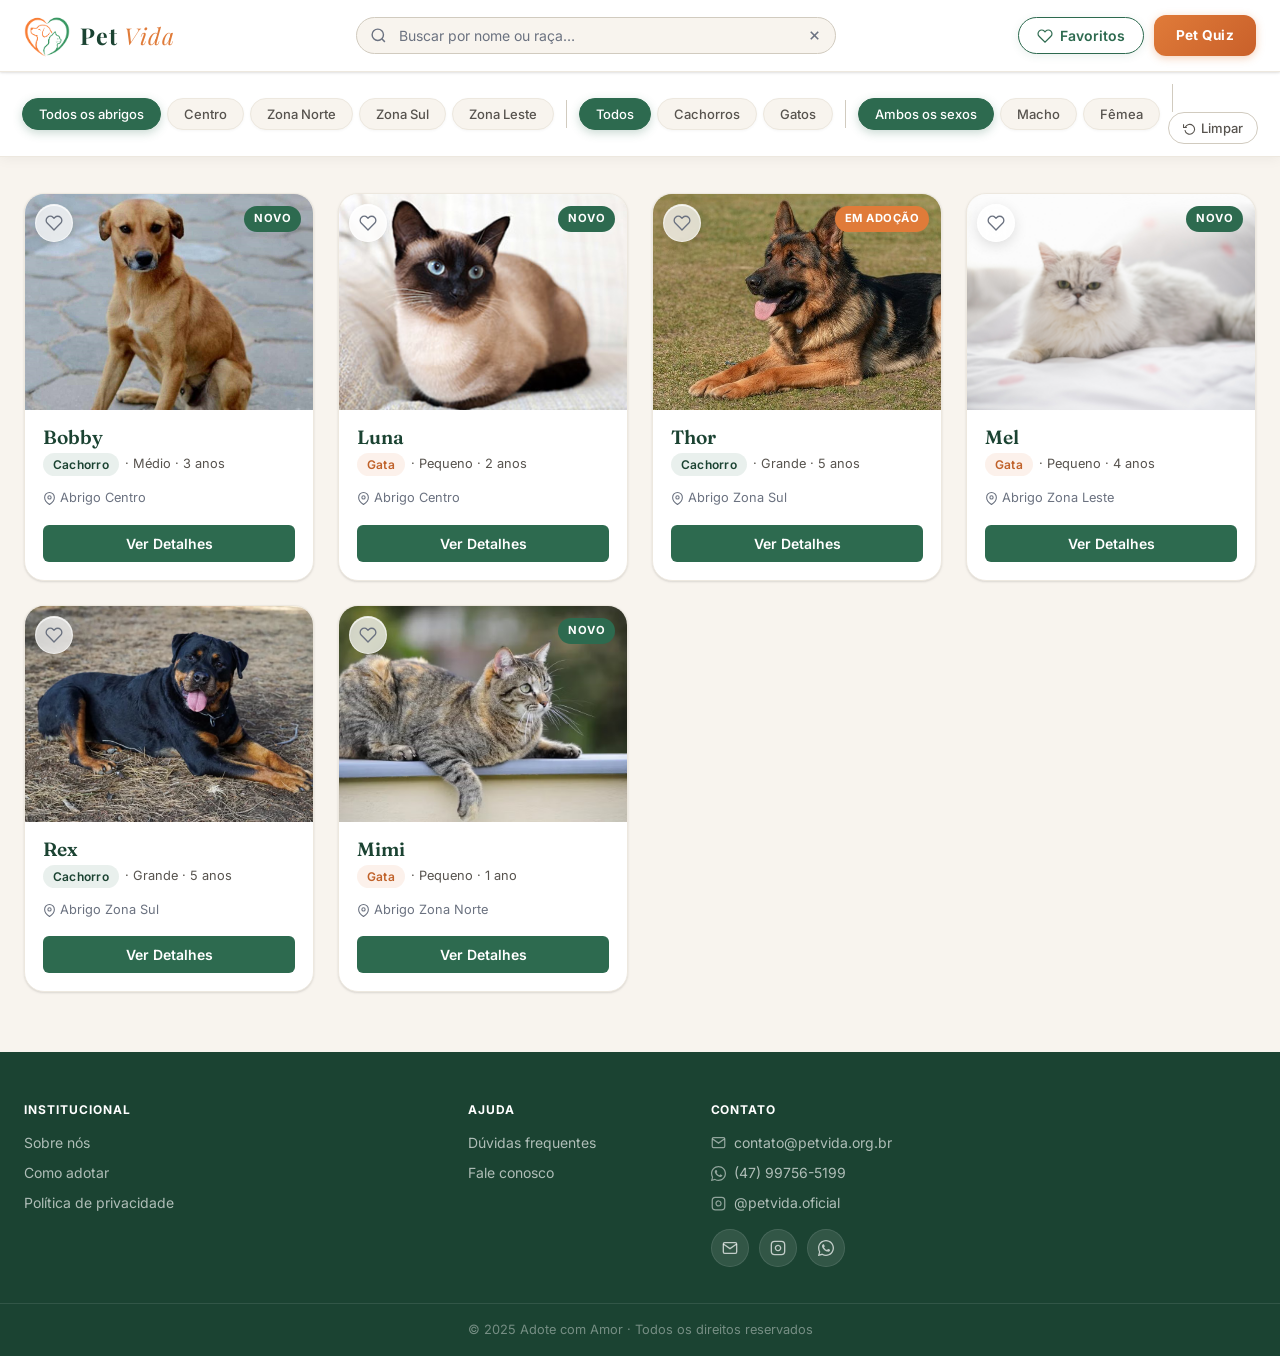
<file: html/adocao.html>
<!DOCTYPE html>
<html lang="pt-BR">
<head>
  <meta charset="UTF-8">
  <meta name="viewport" content="width=device-width, initial-scale=1.0">
  <title>Adote com Amor — Pets disponíveis para adoção</title>
  <meta name="description" content="Encontre seu novo melhor amigo! Adote cães e gatos de todas as idades e raças. Transforme vidas com adoção responsável.">
  <meta name="keywords" content="adoção de pets, cachorros para adoção, gatos para adoção, adoção responsável, pet vida">
  <link rel="preconnect" href="https://fonts.googleapis.com">
  <link rel="preconnect" href="https://fonts.gstatic.com" crossorigin>
  <!-- [ALTERADO #1] Adicionada Playfair Display para o texto "Pet Vida" no header -->
  <link href="https://fonts.googleapis.com/css2?family=Fraunces:ital,wght@0,400;0,600;1,400&family=Inter:wght@400;500;600&family=Playfair+Display:ital,wght@0,400;0,700;1,400&display=swap" rel="stylesheet">
  <link rel="stylesheet" href="../css/adocao.css">
</head>
<body>

  <!-- ===== HEADER ===== -->
  <!-- [ALTERADO #1] Logo centralizada com texto "Pet Vida" em Playfair Display -->
  <header role="banner">
    <div class="header-inner">

      <!-- Logo + texto Pet Vida — bloco coeso centralizado -->
      <a href="../index.php" class="logo" aria-label="Página inicial">
        <img src="../img/logo_petvida.png" alt="Pet Vida" class="logo-img">
        <!-- [ALTERADO #1] Texto Pet Vida com Playfair Display -->
        <span class="logo-text">Pet <em>Vida</em></span>
      </a>

      <!-- Campo de busca centralizado na navbar -->
      <div class="nav-busca-wrapper">
        <div class="nav-busca-inner">
          <label for="busca-pet" class="sr-only">Buscar pets por nome ou raça</label>
          <svg class="busca-icone" aria-hidden="true" viewBox="0 0 24 24" fill="none" stroke="currentColor" stroke-width="2"><circle cx="11" cy="11" r="8"/><line x1="21" y1="21" x2="16.65" y2="16.65"/></svg>
          <input type="search" id="busca-pet" placeholder="Buscar por nome ou raça…" autocomplete="off">
          <button class="busca-limpar" id="busca-limpar" aria-label="Limpar busca" hidden>
            <svg viewBox="0 0 24 24" fill="none" stroke="currentColor" stroke-width="2.5"><line x1="18" y1="6" x2="6" y2="18"/><line x1="6" y1="6" x2="18" y2="18"/></svg>
          </button>
        </div>
      </div>

      <!-- Botão hamburguer mobile -->
      <button class="nav-toggle" id="nav-toggle" aria-label="Abrir menu" aria-expanded="false" aria-controls="nav-acoes">
        <span></span><span></span><span></span>
      </button>

      <!-- Ações da nav -->
      <div class="nav-acoes" id="nav-acoes">
        <!-- [ALTERADO #4] Botão Favoritos agora é toggle inline (sem sidebar)
             [ALTERADO #7] Visual redesenhado: pill arredondada, sombra suave, hover com gradiente e badge com animação de "pop" -->
        <button class="btn-favoritos" id="btn-favoritos" aria-label="Mostrar apenas favoritos" aria-pressed="false">
          <!-- [ALTERADO #3] Ícone SVG moderno de coração -->
          <svg class="fav-icon-nav" aria-hidden="true" viewBox="0 0 24 24" fill="none" stroke="currentColor" stroke-width="1.8">
            <path d="M20.84 4.61a5.5 5.5 0 0 0-7.78 0L12 5.67l-1.06-1.06a5.5 5.5 0 0 0-7.78 7.78l1.06 1.06L12 21.23l7.78-7.78 1.06-1.06a5.5 5.5 0 0 0 0-7.78z"/>
          </svg>
          <span>Favoritos</span>
          <span class="favoritos-count" id="favoritos-count" hidden>0</span>
        </button>

        <!-- [ALTERADO #5] Botão Pet Quiz: sem ícone, mais "gordinho", agora é um link para quiz.html -->
        <a href="../html/quiz.html" class="btn-cta" aria-label="Pet Quiz">
          Pet Quiz
        </a>
      </div>

    </div>
  </header>

  <!-- ===== BARRA DE FILTROS HORIZONTAL ===== -->
  <!-- [ALTERADO #2] Filtros completamente redesenhados — sem emojis, com ícones SVG e novos filtros Macho/Fêmea -->
  <div class="filtros-bar" id="filtros-bar" role="region" aria-label="Filtros de busca">
    <div class="filtros-bar-inner">

      <!-- Filtros por abrigo -->
      <div class="filtros-grupo" role="group" aria-label="Filtrar por abrigo">
        <button data-filtro-abrigo="todos" class="filtro-pill filtro-ativo" id="filtro-todos">
          Todos os abrigos
        </button>
        <button data-filtro-abrigo="centro" class="filtro-pill" id="filtro-centro">Centro</button>
        <button data-filtro-abrigo="norte" class="filtro-pill" id="filtro-norte">Zona Norte</button>
        <button data-filtro-abrigo="sul" class="filtro-pill" id="filtro-sul">Zona Sul</button>
        <button data-filtro-abrigo="leste" class="filtro-pill" id="filtro-leste">Zona Leste</button>
      </div>

      <!-- Separador -->
      <div class="filtros-separador" aria-hidden="true"></div>

      <!-- Filtros por tipo — [ALTERADO #2] sem emojis, ícones SVG -->
      <div class="filtros-grupo" role="group" aria-label="Filtrar por tipo de pet">
        <button data-filtro-tipo="todos" class="filtro-pill filtro-ativo" id="filtro-tipo-todos">
          Todos
        </button>
        <button data-filtro-tipo="cachorro" class="filtro-pill" id="filtro-cachorro">
          Cachorros
        </button>
        <button data-filtro-tipo="gato" class="filtro-pill" id="filtro-gato">
          Gatos
        </button>
      </div>

      <!-- Separador -->
      <div class="filtros-separador" aria-hidden="true"></div>

      <!-- [ALTERADO #2] Novos filtros: Macho e Fêmea -->
      <div class="filtros-grupo" role="group" aria-label="Filtrar por sexo">
        <button data-filtro-sexo="todos" class="filtro-pill filtro-pill--sexo filtro-ativo" id="filtro-sexo-todos">
          Ambos os sexos
        </button>
        <button data-filtro-sexo="macho" class="filtro-pill filtro-pill--sexo" id="filtro-macho">
          Macho
        </button>
        <button data-filtro-sexo="femea" class="filtro-pill filtro-pill--sexo" id="filtro-femea">
          Fêmea
        </button>
      </div>

      <!-- Separador + Limpar sempre juntos na mesma linha -->
      <div class="filtro-limpar-grupo">
        <div class="filtros-separador" aria-hidden="true"></div>
        <button class="filtro-limpar" id="btn-limpar-filtros" aria-label="Limpar todos os filtros">
          <svg viewBox="0 0 24 24" fill="none" stroke="currentColor" stroke-width="2"><polyline points="1 4 1 10 7 10"/><path d="M3.51 15a9 9 0 1 0 .49-4.87"/></svg>
          Limpar
        </button>
      </div>

    </div>
  </div>

  <!-- ===== OVERLAY (para modal favoritos) — [ALTERADO #4] overlay não é mais usado para sidebar, mantido apenas por compatibilidade ===== -->
  <div class="overlay" id="overlay" role="presentation"></div>

  <!-- [ALTERADO #4] Modal de favoritos (sidebar) REMOVIDA da interface principal.
       O painel lateral foi mantido no HTML mas desativado visualmente — 
       o toggle agora filtra inline na grade principal. -->
  <div class="modal-favoritos" id="modal-favoritos" aria-label="Meus favoritos" aria-hidden="true" role="dialog" style="display:none">
    <div class="modal-fav-header">
      <h2>❤️ Meus Favoritos</h2>
      <button class="modal-fav-fechar" id="modal-fav-fechar" aria-label="Fechar painel de favoritos">
        <svg viewBox="0 0 24 24" fill="none" stroke="currentColor" stroke-width="2.5"><line x1="18" y1="6" x2="6" y2="18"/><line x1="6" y1="6" x2="18" y2="18"/></svg>
      </button>
    </div>
    <div class="modal-fav-body" id="modal-fav-body"></div>
    <div class="modal-fav-vazio" id="modal-fav-vazio" hidden>
      <div class="modal-fav-vazio-icone" aria-hidden="true">🐾</div>
      <p>Você ainda não adicionou nenhum pet aos favoritos.</p>
    </div>
  </div>

  <!-- ===== MAIN CONTENT ===== -->
  <main class="conteudo-principal" id="conteudo-principal" role="main">

    <!-- Lista de pets -->
    <div id="lista-pets">
      <div class="pets-container">

        <div class="sem-resultados" aria-live="polite">
          <div class="sem-resultados-icone" aria-hidden="true">🐾</div>
          <h2>Nenhum pet encontrado</h2>
          <p>Tente ajustar os filtros ou a busca.</p>
          <button class="btn-mostrar-todos" id="btn-mostrar-todos">Mostrar todos</button>
        </div>

        <!-- ===== PET: Bobby ===== -->
        <article
            class="pet-card cachorro centro"
            data-id="bobby_centro"
            data-nome="Bobby"
            data-tipo="Cachorro"
            data-raca="Vira-lata Caramelo"
            data-sexo="Macho"
            data-peso="12,5 kg"
            data-altura="45 cm"
            data-idade="3 anos"
            data-porte="Médio"
            data-vacinado="V8, Antirrábica, Vermífugo"
            data-castrado="Sim"
            data-deficiencia="Nenhuma"
            data-abrigo="centro"
            data-status="Disponível"
            data-descricao="Bobby é um cão cheio de energia e amor para dar. Adora brincar no parque e é muito companheiro. Ideal para famílias ativas!"
            data-fotos='["../static/Vira-lata-caramelo.jpg","../static/caramelo2.jpeg","../static/caramelo3.jpg"]'>
          <div class="card-img-wrapper">
            <div class="card-img-loader" aria-hidden="true"></div>
            <img src="../static/Vira-lata-caramelo.jpg" alt="Bobby, Vira-lata Caramelo" loading="lazy">
            <span class="badge novo">Novo</span>
            <!-- [ALTERADO #3] Botão coração com SVG moderno e efeito glassmorphism -->
            <button class="btn-fav-card" aria-label="Favoritar Bobby" data-id="bobby_centro">
              <svg class="heart-svg" viewBox="0 0 24 24" fill="none" stroke="currentColor" stroke-width="1.8" stroke-linecap="round" stroke-linejoin="round">
                <path d="M20.84 4.61a5.5 5.5 0 0 0-7.78 0L12 5.67l-1.06-1.06a5.5 5.5 0 0 0-7.78 7.78l1.06 1.06L12 21.23l7.78-7.78 1.06-1.06a5.5 5.5 0 0 0 0-7.78z"/>
              </svg>
            </button>
          </div>
          <div class="card-body">
            <h3 class="pet-nome">Bobby</h3>
            <p class="pet-info"><span class="tag-tipo tag-cachorro">Cachorro</span> · Médio · 3 anos</p>
            <p class="pet-localizacao">
              <svg aria-hidden="true" viewBox="0 0 24 24" fill="none" stroke="currentColor" stroke-width="2"><path d="M21 10c0 7-9 13-9 13s-9-6-9-13a9 9 0 0 1 18 0z"/><circle cx="12" cy="10" r="3"/></svg>
              Abrigo Centro
            </p>
            <button class="btn-detalhes" aria-label="Ver detalhes de Bobby">Ver Detalhes</button>
          </div>
        </article>

        <!-- ===== PET: Luna ===== -->
        <article
            class="pet-card gato centro"
            data-id="luna_centro"
            data-nome="Luna"
            data-tipo="Gata"
            data-raca="Siamês"
            data-sexo="Fêmea"
            data-peso="3,8 kg"
            data-altura="22 cm"
            data-idade="2 anos"
            data-porte="Pequeno"
            data-vacinado="V3, Antirrábica"
            data-castrado="Sim"
            data-deficiencia="Cegueira parcial no olho esquerdo"
            data-abrigo="centro"
            data-status="Disponível"
            data-descricao="Luna é uma gatinha tranquila e carinhosa, perfeita para apartamentos. Apesar da deficiência visual, adaptou-se muito bem e é extremamente independente."
            data-fotos='["../static/siames.jpg","../static/siames2.jpg","../static/Gato-siames-3.jpg"]'>
          <div class="card-img-wrapper">
            <div class="card-img-loader" aria-hidden="true"></div>
            <img src="../static/siames.jpg" alt="Luna, gata Siamês" loading="lazy">
            <span class="badge novo">Novo</span>
            <button class="btn-fav-card" aria-label="Favoritar Luna" data-id="luna_centro">
              <svg class="heart-svg" viewBox="0 0 24 24" fill="none" stroke="currentColor" stroke-width="1.8" stroke-linecap="round" stroke-linejoin="round">
                <path d="M20.84 4.61a5.5 5.5 0 0 0-7.78 0L12 5.67l-1.06-1.06a5.5 5.5 0 0 0-7.78 7.78l1.06 1.06L12 21.23l7.78-7.78 1.06-1.06a5.5 5.5 0 0 0 0-7.78z"/>
              </svg>
            </button>
          </div>
          <div class="card-body">
            <h3 class="pet-nome">Luna</h3>
            <p class="pet-info"><span class="tag-tipo tag-gato">Gata</span> · Pequeno · 2 anos</p>
            <p class="pet-localizacao">
              <svg aria-hidden="true" viewBox="0 0 24 24" fill="none" stroke="currentColor" stroke-width="2"><path d="M21 10c0 7-9 13-9 13s-9-6-9-13a9 9 0 0 1 18 0z"/><circle cx="12" cy="10" r="3"/></svg>
              Abrigo Centro
            </p>
            <button class="btn-detalhes" aria-label="Ver detalhes de Luna">Ver Detalhes</button>
          </div>
        </article>

        <!-- ===== PET: Thor ===== -->
        <article
            class="pet-card cachorro sul"
            data-id="thor_sul"
            data-nome="Thor"
            data-tipo="Cachorro"
            data-raca="Pastor Alemão"
            data-sexo="Macho"
            data-peso="28,0 kg"
            data-altura="60 cm"
            data-idade="5 anos"
            data-porte="Grande"
            data-vacinado="V10, Antirrábica, Giárdia"
            data-castrado="Sim"
            data-deficiencia="Problema auditivo leve"
            data-abrigo="sul"
            data-status="Em processo de adoção"
            data-descricao="Thor é leal, protetor e muito inteligente. Já conhece comandos básicos e adora atividades que desafiem sua mente. Ótimo para quem busca um companheiro fiel."
            data-fotos='["../static/pastor1.jpg","../static/pastor2.jpg","../static/pastor3.jpg"]'>
          <div class="card-img-wrapper">
            <div class="card-img-loader" aria-hidden="true"></div>
            <img src="../static/pastor1.jpg" alt="Thor, Pastor Alemão" loading="lazy">
            <span class="badge urgente">Em adoção</span>
            <button class="btn-fav-card" aria-label="Favoritar Thor" data-id="thor_sul">
              <svg class="heart-svg" viewBox="0 0 24 24" fill="none" stroke="currentColor" stroke-width="1.8" stroke-linecap="round" stroke-linejoin="round">
                <path d="M20.84 4.61a5.5 5.5 0 0 0-7.78 0L12 5.67l-1.06-1.06a5.5 5.5 0 0 0-7.78 7.78l1.06 1.06L12 21.23l7.78-7.78 1.06-1.06a5.5 5.5 0 0 0 0-7.78z"/>
              </svg>
            </button>
          </div>
          <div class="card-body">
            <h3 class="pet-nome">Thor</h3>
            <p class="pet-info"><span class="tag-tipo tag-cachorro">Cachorro</span> · Grande · 5 anos</p>
            <p class="pet-localizacao">
              <svg aria-hidden="true" viewBox="0 0 24 24" fill="none" stroke="currentColor" stroke-width="2"><path d="M21 10c0 7-9 13-9 13s-9-6-9-13a9 9 0 0 1 18 0z"/><circle cx="12" cy="10" r="3"/></svg>
              Abrigo Zona Sul
            </p>
            <button class="btn-detalhes" aria-label="Ver detalhes de Thor">Ver Detalhes</button>
          </div>
        </article>

        <!-- ===== PET: Mel ===== -->
        <article
            class="pet-card gato leste"
            data-id="mel_leste"
            data-nome="Mel"
            data-tipo="Gata"
            data-raca="Persa"
            data-sexo="Fêmea"
            data-peso="4,2 kg"
            data-altura="20 cm"
            data-idade="4 anos"
            data-porte="Pequeno"
            data-vacinado="V4, Antirrábica"
            data-castrado="Sim"
            data-deficiencia="Nenhuma"
            data-abrigo="leste"
            data-status="Disponível"
            data-descricao="Mel é uma gata tranquila e elegante, que adora carinho e sonecas aconchegantes. Ideal para um lar calmo e amoroso."
            data-fotos='["../static/persa1.jpg","../static/persa2.jpg","../static/persa3.jpg"]'>
          <div class="card-img-wrapper">
            <div class="card-img-loader" aria-hidden="true"></div>
            <img src="../static/persa1.jpg" alt="Mel, gata Persa" loading="lazy">
            <span class="badge novo">Novo</span>
            <button class="btn-fav-card" aria-label="Favoritar Mel" data-id="mel_leste">
              <svg class="heart-svg" viewBox="0 0 24 24" fill="none" stroke="currentColor" stroke-width="1.8" stroke-linecap="round" stroke-linejoin="round">
                <path d="M20.84 4.61a5.5 5.5 0 0 0-7.78 0L12 5.67l-1.06-1.06a5.5 5.5 0 0 0-7.78 7.78l1.06 1.06L12 21.23l7.78-7.78 1.06-1.06a5.5 5.5 0 0 0 0-7.78z"/>
              </svg>
            </button>
          </div>
          <div class="card-body">
            <h3 class="pet-nome">Mel</h3>
            <p class="pet-info"><span class="tag-tipo tag-gato">Gata</span> · Pequeno · 4 anos</p>
            <p class="pet-localizacao">
              <svg aria-hidden="true" viewBox="0 0 24 24" fill="none" stroke="currentColor" stroke-width="2"><path d="M21 10c0 7-9 13-9 13s-9-6-9-13a9 9 0 0 1 18 0z"/><circle cx="12" cy="10" r="3"/></svg>
              Abrigo Zona Leste
            </p>
            <button class="btn-detalhes" aria-label="Ver detalhes de Mel">Ver Detalhes</button>
          </div>
        </article>

        <!-- ===== PET: Rex ===== -->
        <article
            class="pet-card cachorro sul"
            data-id="rex_sul"
            data-nome="Rex"
            data-tipo="Cachorro"
            data-raca="Rottweiler"
            data-sexo="Macho"
            data-peso="38,5 kg"
            data-altura="65 cm"
            data-idade="5 anos"
            data-porte="Grande"
            data-vacinado="V10, Antirrábica, Giárdia"
            data-castrado="Sim"
            data-deficiencia="Nenhuma"
            data-abrigo="sul"
            data-status="Disponível"
            data-descricao="Rex é um gigante com coração de ouro! Protetor e muito leal, foi adestrado e tem ótimo comportamento. Ideal para quem busca um companheiro confiável e amoroso."
            data-fotos='["../static/Rottweiler.jpg.avif","../static/rottweiler2.jpg","../static/rottweiler3.jpg"]'>
          <div class="card-img-wrapper">
            <div class="card-img-loader" aria-hidden="true"></div>
            <img src="../static/Rottweiler.jpg.avif" alt="Rex, Rottweiler" loading="lazy">
            <button class="btn-fav-card" aria-label="Favoritar Rex" data-id="rex_sul">
              <svg class="heart-svg" viewBox="0 0 24 24" fill="none" stroke="currentColor" stroke-width="1.8" stroke-linecap="round" stroke-linejoin="round">
                <path d="M20.84 4.61a5.5 5.5 0 0 0-7.78 0L12 5.67l-1.06-1.06a5.5 5.5 0 0 0-7.78 7.78l1.06 1.06L12 21.23l7.78-7.78 1.06-1.06a5.5 5.5 0 0 0 0-7.78z"/>
              </svg>
            </button>
          </div>
          <div class="card-body">
            <h3 class="pet-nome">Rex</h3>
            <p class="pet-info"><span class="tag-tipo tag-cachorro">Cachorro</span> · Grande · 5 anos</p>
            <p class="pet-localizacao">
              <svg aria-hidden="true" viewBox="0 0 24 24" fill="none" stroke="currentColor" stroke-width="2"><path d="M21 10c0 7-9 13-9 13s-9-6-9-13a9 9 0 0 1 18 0z"/><circle cx="12" cy="10" r="3"/></svg>
              Abrigo Zona Sul
            </p>
            <button class="btn-detalhes" aria-label="Ver detalhes de Rex">Ver Detalhes</button>
          </div>
        </article>

        <!-- ===== PET: Mimi ===== -->
        <article
            class="pet-card gato norte"
            data-id="mimi_norte"
            data-nome="Mimi"
            data-tipo="Gata"
            data-raca="Vira-lata"
            data-sexo="Fêmea"
            data-peso="3,5 kg"
            data-altura="23 cm"
            data-idade="1 ano"
            data-porte="Pequeno"
            data-vacinado="V4, Antirrábica"
            data-castrado="Sim"
            data-deficiencia="Nenhuma"
            data-abrigo="norte"
            data-status="Disponível"
            data-descricao="Mimi é uma guerreira! É ágil, carinhosa e muito brincalhona. Se adapta facilmente a qualquer ambiente e conquista todos com seu ronronar."
            data-fotos='["../static/gato1.avif","../static/gato2.png","../static/gato3.jpg"]'>
          <div class="card-img-wrapper">
            <div class="card-img-loader" aria-hidden="true"></div>
            <img src="../static/gato1.avif" alt="Mimi, gata Vira-lata" loading="lazy">
            <span class="badge novo">Novo</span>
            <button class="btn-fav-card" aria-label="Favoritar Mimi" data-id="mimi_norte">
              <svg class="heart-svg" viewBox="0 0 24 24" fill="none" stroke="currentColor" stroke-width="1.8" stroke-linecap="round" stroke-linejoin="round">
                <path d="M20.84 4.61a5.5 5.5 0 0 0-7.78 0L12 5.67l-1.06-1.06a5.5 5.5 0 0 0-7.78 7.78l1.06 1.06L12 21.23l7.78-7.78 1.06-1.06a5.5 5.5 0 0 0 0-7.78z"/>
              </svg>
            </button>
          </div>
          <div class="card-body">
            <h3 class="pet-nome">Mimi</h3>
            <p class="pet-info"><span class="tag-tipo tag-gato">Gata</span> · Pequeno · 1 ano</p>
            <p class="pet-localizacao">
              <svg aria-hidden="true" viewBox="0 0 24 24" fill="none" stroke="currentColor" stroke-width="2"><path d="M21 10c0 7-9 13-9 13s-9-6-9-13a9 9 0 0 1 18 0z"/><circle cx="12" cy="10" r="3"/></svg>
              Abrigo Zona Norte
            </p>
            <button class="btn-detalhes" aria-label="Ver detalhes de Mimi">Ver Detalhes</button>
          </div>
        </article>

      </div><!-- /pets-container -->
    </div><!-- /lista-pets -->
  </main>

  <!-- ===== FOOTER ===== -->
  <!-- [ALTERADO #6] Links redirecionam para index.html; ícones de contato atualizados -->
  <footer role="contentinfo">
    <div class="footer-inner">
      <div class="footer-links">
        <h4>Institucional</h4>
        <!-- [ALTERADO #6] Todos redirecionam para index.html -->
        <a href="../index.php">Sobre nós</a>
        <a href="../index.php">Como adotar</a>
        <a href="../index.php">Política de privacidade</a>
      </div>
      <div class="footer-links">
        <h4>Ajuda</h4>
        <a href="../index.php">Dúvidas frequentes</a>
        <a href="mailto:contato@petvida.org.br">Fale conosco</a>
      </div>
      <!-- [ALTERADO #6] Seção de contato com WhatsApp, Email e Instagram -->
      <div class="footer-contato">
        <h4>Contato</h4>
        <a href="mailto:contato@petvida.org.br" class="footer-contato-link">
          <svg viewBox="0 0 24 24" fill="none" stroke="currentColor" stroke-width="2"><path d="M4 4h16c1.1 0 2 .9 2 2v12c0 1.1-.9 2-2 2H4c-1.1 0-2-.9-2-2V6c0-1.1.9-2 2-2z"/><polyline points="22,6 12,13 2,6"/></svg>
          contato@petvida.org.br
        </a>
        <a href="tel:+554799756519" class="footer-contato-link">
          <!-- [ALTERADO #6] Ícone WhatsApp mantido -->
          <svg viewBox="0 0 24 24" fill="currentColor"><path d="M17.472 14.382c-.297-.149-1.758-.867-2.03-.967-.273-.099-.471-.148-.67.15-.197.297-.767.966-.94 1.164-.173.199-.347.223-.644.075-.297-.15-1.255-.463-2.39-1.475-.883-.788-1.48-1.761-1.653-2.059-.173-.297-.018-.458.13-.606.134-.133.298-.347.446-.52.149-.174.198-.298.298-.497.099-.198.05-.371-.025-.52-.075-.149-.669-1.612-.916-2.207-.242-.579-.487-.5-.669-.51-.173-.008-.371-.01-.57-.01-.198 0-.52.074-.792.372-.272.297-1.04 1.016-1.04 2.479 0 1.462 1.065 2.875 1.213 3.074.149.198 2.096 3.2 5.077 4.487.709.306 1.262.489 1.694.625.712.227 1.36.195 1.871.118.571-.085 1.758-.719 2.006-1.413.248-.694.248-1.289.173-1.413-.074-.124-.272-.198-.57-.347z"/><path d="M12 0C5.373 0 0 5.373 0 12c0 2.124.557 4.118 1.532 5.851L.057 23.428a.5.5 0 0 0 .614.614l5.594-1.464A11.945 11.945 0 0 0 12 24c6.627 0 12-5.373 12-12S18.627 0 12 0zm0 22c-1.907 0-3.693-.507-5.234-1.39l-.376-.219-3.892 1.02 1.038-3.786-.233-.391A9.937 9.937 0 0 1 2 12C2 6.477 6.477 2 12 2s10 4.477 10 10-4.477 10-10 10z"/></svg>
          (47) 99756-5199
        </a>
        <!-- [ALTERADO #6] Instagram adicionado explicitamente -->
        <a href="#" class="footer-contato-link">
          <svg viewBox="0 0 24 24" fill="none" stroke="currentColor" stroke-width="2"><rect x="2" y="2" width="20" height="20" rx="5" ry="5"/><path d="M16 11.37A4 4 0 1 1 12.63 8 4 4 0 0 1 16 11.37z"/><line x1="17.5" y1="6.5" x2="17.51" y2="6.5"/></svg>
          @petvida.oficial
        </a>
        <!-- [ALTERADO #6] Ícones sociais: Email, Instagram, WhatsApp (Facebook removido) -->
        <div class="footer-social">
          <a href="mailto:contato@petvida.org.br" aria-label="Email">
            <svg viewBox="0 0 24 24" fill="none" stroke="currentColor" stroke-width="2"><path d="M4 4h16c1.1 0 2 .9 2 2v12c0 1.1-.9 2-2 2H4c-1.1 0-2-.9-2-2V6c0-1.1.9-2 2-2z"/><polyline points="22,6 12,13 2,6"/></svg>
          </a>
          <a href="#" aria-label="Instagram">
            <svg viewBox="0 0 24 24" fill="none" stroke="currentColor" stroke-width="2"><rect x="2" y="2" width="20" height="20" rx="5" ry="5"/><path d="M16 11.37A4 4 0 1 1 12.63 8 4 4 0 0 1 16 11.37z"/><line x1="17.5" y1="6.5" x2="17.51" y2="6.5"/></svg>
          </a>
          <a href="tel:+554799756519" aria-label="WhatsApp">
            <svg viewBox="0 0 24 24" fill="currentColor"><path d="M17.472 14.382c-.297-.149-1.758-.867-2.03-.967-.273-.099-.471-.148-.67.15-.197.297-.767.966-.94 1.164-.173.199-.347.223-.644.075-.297-.15-1.255-.463-2.39-1.475-.883-.788-1.48-1.761-1.653-2.059-.173-.297-.018-.458.13-.606.134-.133.298-.347.446-.52.149-.174.198-.298.298-.497.099-.198.05-.371-.025-.52-.075-.149-.669-1.612-.916-2.207-.242-.579-.487-.5-.669-.51-.173-.008-.371-.01-.57-.01-.198 0-.52.074-.792.372-.272.297-1.04 1.016-1.04 2.479 0 1.462 1.065 2.875 1.213 3.074.149.198 2.096 3.2 5.077 4.487.709.306 1.262.489 1.694.625.712.227 1.36.195 1.871.118.571-.085 1.758-.719 2.006-1.413.248-.694.248-1.289.173-1.413-.074-.124-.272-.198-.57-.347z"/><path d="M12 0C5.373 0 0 5.373 0 12c0 2.124.557 4.118 1.532 5.851L.057 23.428a.5.5 0 0 0 .614.614l5.594-1.464A11.945 11.945 0 0 0 12 24c6.627 0 12-5.373 12-12S18.627 0 12 0zm0 22c-1.907 0-3.693-.507-5.234-1.39l-.376-.219-3.892 1.02 1.038-3.786-.233-.391A9.937 9.937 0 0 1 2 12C2 6.477 6.477 2 12 2s10 4.477 10 10-4.477 10-10 10z"/></svg>
          </a>
        </div>
      </div>
    </div>
    <div class="footer-bottom">
      <p>© 2025 Adote com Amor · Todos os direitos reservados</p>
    </div>
  </footer>

  <!-- ===== TELA DE DETALHES DO PET ===== -->
  <section id="detalhes-pet" aria-label="Detalhes do pet" aria-hidden="true">
    <div class="detalhes-topo">
      <button class="btn-voltar-det" id="btn-voltar-det" aria-label="Voltar para lista de pets">
        <svg viewBox="0 0 24 24" fill="none" stroke="currentColor" stroke-width="2.5"><polyline points="15 18 9 12 15 6"/></svg>
        Voltar
      </button>
    </div>

    <div class="detalhes-container">
      <div class="carrossel-col">
        <div class="carrossel-container">
          <div class="carrossel-imagens" id="carrossel-imagens" role="img" aria-label="Fotos do pet"></div>
          <button class="carrossel-btn carrossel-prev" id="btn-anterior" aria-label="Foto anterior">
            <svg viewBox="0 0 24 24" fill="none" stroke="currentColor" stroke-width="2.5"><polyline points="15 18 9 12 15 6"/></svg>
          </button>
          <button class="carrossel-btn carrossel-next" id="btn-proximo" aria-label="Próxima foto">
            <svg viewBox="0 0 24 24" fill="none" stroke="currentColor" stroke-width="2.5"><polyline points="9 18 15 12 9 6"/></svg>
          </button>
          <div class="carrossel-indicadores" id="carrossel-indicadores" role="tablist" aria-label="Navegar entre fotos"></div>
        </div>
      </div>

      <div class="info-col">
        <div class="info-pet">
          <h2 id="detalhes-nome" class="det-nome"></h2>
          <p class="det-status-line"><span id="detalhes-status" class="det-status-badge"></span></p>
          <div class="info-grid">
            <div class="info-item"><span class="info-label">Tipo</span><span class="info-valor" id="detalhes-tipo"></span></div>
            <div class="info-item"><span class="info-label">Raça</span><span class="info-valor" id="detalhes-raca"></span></div>
            <div class="info-item"><span class="info-label">Sexo</span><span class="info-valor" id="detalhes-sexo"></span></div>
            <div class="info-item"><span class="info-label">Idade</span><span class="info-valor" id="detalhes-idade"></span></div>
            <div class="info-item"><span class="info-label">Porte</span><span class="info-valor" id="detalhes-porte"></span></div>
            <div class="info-item"><span class="info-label">Peso</span><span class="info-valor" id="detalhes-peso"></span></div>
            <div class="info-item"><span class="info-label">Altura</span><span class="info-valor" id="detalhes-altura"></span></div>
            <div class="info-item"><span class="info-label">Vacinado</span><span class="info-valor" id="detalhes-vacinado"></span></div>
            <div class="info-item"><span class="info-label">Castrado</span><span class="info-valor" id="detalhes-castrado"></span></div>
            <div class="info-item"><span class="info-label">Deficiência</span><span class="info-valor" id="detalhes-deficiencia"></span></div>
            <div class="info-item info-item--wide"><span class="info-label">Localização</span><span class="info-valor" id="detalhes-localizacao"></span></div>
          </div>
          <div class="descricao-pet">
            <h3>Sobre</h3>
            <p id="detalhes-descricao"></p>
          </div>
          <div class="acoes-pet">
            <button class="btn-adotar" id="btn-adotar-det">
              <svg viewBox="0 0 24 24" fill="none" stroke="currentColor" stroke-width="2"><path d="M20.84 4.61a5.5 5.5 0 0 0-7.78 0L12 5.67l-1.06-1.06a5.5 5.5 0 0 0-7.78 7.78l1.06 1.06L12 21.23l7.78-7.78 1.06-1.06a5.5 5.5 0 0 0 0-7.78z"/></svg>
              Quero adotar
            </button>
          </div>
        </div>
      </div>
    </div>
  </section>

  <!-- ===== MODAL CONFIRMAÇÃO ===== -->
  <div id="modal-bg" class="modal-bg" role="dialog" aria-modal="true" aria-labelledby="modal-titulo" aria-hidden="true">
    <div class="modal" id="modal-confirmacao">
      <button class="modal-fechar" id="modal-fechar-1" aria-label="Fechar">
        <svg viewBox="0 0 24 24" fill="none" stroke="currentColor" stroke-width="2.5"><line x1="18" y1="6" x2="6" y2="18"/><line x1="6" y1="6" x2="18" y2="18"/></svg>
      </button>
      <div class="modal-icone" aria-hidden="true">🐾</div>
      <h3 id="modal-titulo">Confirmar interesse</h3>
      <p>Você escolheu adotar este pet. Confirmar?</p>
      <div class="info-adocao" id="info-adocao"></div>
      <div class="modal-acoes">
        <button class="btn-sim" id="btn-confirmar-adocao">Sim, quero adotar!</button>
        <button class="btn-nao" id="btn-cancelar-modal">Cancelar</button>
      </div>
    </div>
  </div>

  <!-- ===== MODAL FINAL ===== -->
  <div id="modal-final-bg" class="modal-bg" role="dialog" aria-modal="true" aria-labelledby="modal-final-titulo" aria-hidden="true">
    <div class="modal modal--sucesso" id="modal-final">
      <button class="modal-fechar" id="modal-fechar-2" aria-label="Fechar">
        <svg viewBox="0 0 24 24" fill="none" stroke="currentColor" stroke-width="2.5"><line x1="18" y1="6" x2="6" y2="18"/><line x1="6" y1="6" x2="18" y2="18"/></svg>
      </button>
      <div class="modal-icone sucesso-icone" aria-hidden="true">🎉</div>
      <h3 id="modal-final-titulo">Interesse registrado!</h3>
      <p>Sua solicitação foi enviada com sucesso.</p>
      <div class="info-adocao" id="info-final"></div>
      <p class="modal-nota">Nossa equipe entrará em contato em até 48 horas para confirmar os detalhes.</p>
      <div class="modal-acoes">
        <button class="btn-sim" id="btn-fechar-final">Entendi, obrigado!</button>
      </div>
    </div>
  </div>

  <script src="../js/adocao.js"></script>
</body>
</html>
</file>
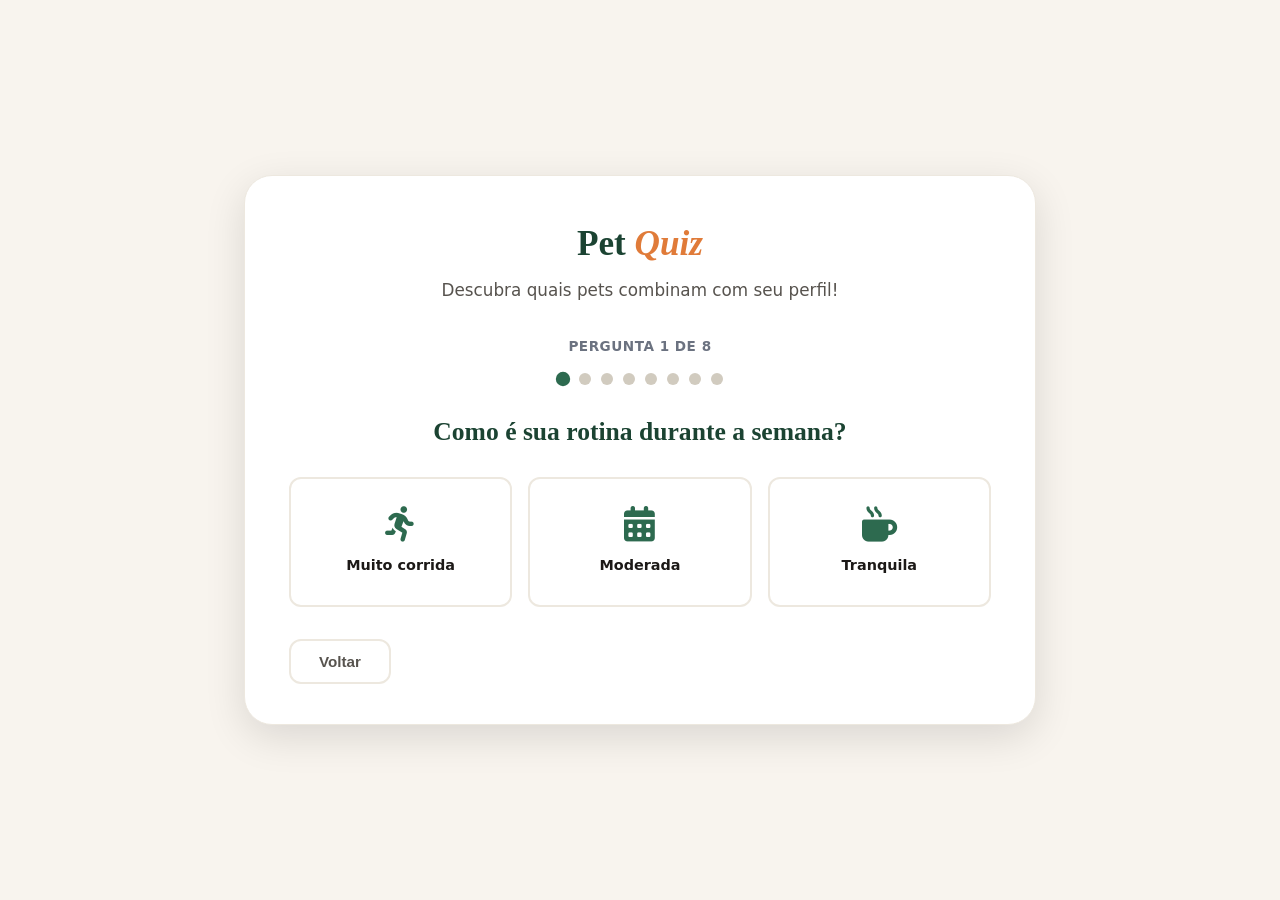
<file: html/quiz.html>
<!DOCTYPE html>
<html lang="pt-br">
<head>
    <meta charset="UTF-8">
    <meta name="viewport" content="width=device-width, initial-scale=1.0">
    <title>Pet Quiz - Pet Vida</title>
    <link rel="stylesheet" href="https://cdnjs.cloudflare.com/ajax/libs/font-awesome/6.5.2/css/all.min.css">
    <link rel="stylesheet" href="../css/adocao.css">
    <link rel="stylesheet" href="../css/quiz.css">
</head>
<body>

<div class="quiz-wrapper">
    <div class="quiz-card">

        <h1 class="quiz-titulo">Pet <em>Quiz</em></h1>
        <p class="quiz-subtitulo">Descubra quais pets combinam com seu perfil!</p>

        <div class="topo-quiz">
            <span id="contador">Pergunta 1 de 8</span>
            <div class="linha-progresso" id="linhaProgresso"></div>
        </div>

        <h2 id="pergunta"></h2>

        <div class="opcoes-quiz" id="opcoes"></div>

        <div class="botoes-quiz">
            <button id="voltar">Voltar</button>
            <button id="btnResultado">Dar Match <i class="fa-solid fa-heart"></i></button>
        </div>

    </div>
</div>

<!-- Tela de carregamento (inicialmente oculta) -->
<div class="carregando-wrapper-total" id="loadingScreen" style="display:none;">
    <svg class="pata-svg-gigante" viewBox="0 0 100 100" xmlns="http://www.w3.org/2000/svg">
        <ellipse class="dedo" id="d1" cx="13.5" cy="44" rx="13.5" ry="17.5" />
        <ellipse class="dedo" id="d2" cx="34.5" cy="17.5" rx="13.5" ry="17.5" />
        <ellipse class="dedo" id="d3" cx="65.5" cy="17.5" rx="13.5" ry="17.5" />
        <ellipse class="dedo" id="d4" cx="86.5" cy="44" rx="13.5" ry="17.5" />
        <path class="almofada-central" d="M 50,40.5 
                 C 34.5,40.5 27.5,53.5 27.5,60.5
                 C 27.5,67 15,75.5 15,86
                 C 15,96 32,100 50,93.5
                 C 68,100 85,96 85,86
                 C 85,75.5 72.5,67 72.5,60.5
                 C 72.5,53.5 65.5,40.5 50,40.5 Z" />
    </svg>
</div>

<script src="../js/quiz.js"></script>
</body>
</html>
</file>
<file: css/adocao.css>
/* ============================================================
   ADOTE COM AMOR — adocao.css
   Paleta: Verde musgo (#2D6A4F) · Bege quente (#F8F4EE)
           Laranja acolhedor (#E07B39) · Cinza suave (#F0EDE8)
   Fontes: Fraunces + Playfair Display (display) · Inter (corpo/UI)
   ============================================================ */

/* ── Reset & Custom Properties ─────────────────────────────── */
*, *::before, *::after { box-sizing: border-box; margin: 0; padding: 0; }

:root {
  --verde:        #2D6A4F;
  --verde-esc:    #1B4332;
  --verde-claro:  #52B788;
  --laranja:      #E07B39;
  --laranja-esc:  #C0622A;
  --bege:         #F8F4EE;
  --bege-esc:     #EDE8DF;
  --cinza:        #6B7280;
  --cinza-claro:  #D1CBBF;
  --branco:       #FFFFFF;
  --texto:        #1C1917;
  --texto-leve:   #57534E;

  --radius-sm:    6px;
  --radius:       12px;
  --radius-lg:    20px;
  --radius-xl:    28px;

  --shadow-sm:    0 1px 3px rgba(0,0,0,.08), 0 1px 2px rgba(0,0,0,.06);
  --shadow:       0 4px 16px rgba(0,0,0,.08);
  --shadow-lg:    0 12px 40px rgba(0,0,0,.12);

  --transition:   all .25s cubic-bezier(.4,0,.2,1);

  --header-h:     72px;
  --filtros-h:    56px;
}

html { scroll-behavior: smooth; }

body {
  font-family: 'Inter', system-ui, sans-serif;
  background-color: var(--bege);
  color: var(--texto);
  line-height: 1.6;
  -webkit-font-smoothing: antialiased;
}

/* ── Acessibilidade ─────────────────────────────────────────── */
.sr-only {
  position: absolute; width: 1px; height: 1px;
  padding: 0; margin: -1px; overflow: hidden;
  clip: rect(0,0,0,0); white-space: nowrap; border: 0;
}

:focus-visible {
  outline: 2px solid var(--laranja);
  outline-offset: 3px;
  border-radius: 4px;
}

/* ── Header ─────────────────────────────────────────────────── */
header {
  position: sticky;
  top: 0;
  z-index: 900;
  background: var(--branco);
  border-bottom: 1px solid var(--bege-esc);
  box-shadow: var(--shadow-sm);
  height: var(--header-h);
}

.header-inner {
  max-width: 1280px;
  margin: 0 auto;
  padding: 0 24px;
  height: 100%;
  display: flex;
  align-items: center;
  gap: 16px;
}

/* ── [ALTERADO #1] Logo com texto Pet Vida em Playfair Display ── */
.logo {
  display: flex;
  align-items: center;
  gap: 10px;
  text-decoration: none;
  flex-shrink: 0;
}

.logo-img {
  height: 46px;
  width: auto;
  display: block;
}

/* [ALTERADO #1] Texto "Pet Vida" com Playfair Display, elegante */
.logo-text {
  font-family: 'Playfair Display', 'Georgia', serif;
  font-size: 1.45rem;
  font-weight: 700;
  color: var(--verde-esc);
  letter-spacing: .04em;
  line-height: 1;
  white-space: nowrap;
}

.logo-text em {
  font-style: italic;
  color: var(--laranja);
  font-weight: 400;
}

/* ── Busca na Navbar ────────────────────────────────────────── */
.nav-busca-wrapper {
  flex: 1;
  max-width: 480px;
  margin: 0 auto;
}

.nav-busca-inner {
  position: relative;
  display: flex;
  align-items: center;
}

.busca-icone {
  position: absolute;
  left: 14px;
  width: 17px;
  height: 17px;
  color: var(--cinza);
  pointer-events: none;
  flex-shrink: 0;
}

#busca-pet {
  width: 100%;
  padding: 9px 40px 9px 42px;
  border: 1.5px solid var(--cinza-claro);
  border-radius: 999px;
  font-family: 'Inter', sans-serif;
  font-size: .875rem;
  background: var(--bege);
  color: var(--texto);
  transition: var(--transition);
}

#busca-pet::placeholder { color: var(--cinza); }

#busca-pet:focus {
  outline: none;
  border-color: var(--verde);
  background: var(--branco);
  box-shadow: 0 0 0 3px rgba(45,106,79,.12);
}

.busca-limpar {
  position: absolute;
  right: 10px;
  background: none;
  border: none;
  cursor: pointer;
  color: var(--cinza);
  padding: 4px;
  border-radius: 50%;
  display: flex;
  transition: var(--transition);
}

.busca-limpar svg { width: 15px; height: 15px; }
.busca-limpar:hover { color: var(--texto); background: var(--bege-esc); }

/* ── Ações da Navbar ─────────────────────────────────────────── */
.nav-acoes {
  display: flex;
  align-items: center;
  gap: 10px;
  flex-shrink: 0;
}

/* [ALTERADO #7] Botão Favoritos — redesenho moderno: pill arredondada, sombra suave,
   hover com gradiente elegante. Mantém toggle inline (sem sidebar) */
.btn-favoritos {
  display: flex;
  align-items: center;
  gap: 7px;
  background: var(--branco);
  color: var(--verde);
  border: 1.5px solid var(--verde);
  padding: 9px 18px;
  border-radius: 999px;
  font-family: 'Inter', sans-serif;
  font-size: .875rem;
  font-weight: 600;
  cursor: pointer;
  white-space: nowrap;
  transition: var(--transition);
  position: relative;
  box-shadow: 0 2px 8px rgba(45,106,79,.1);
}

.btn-favoritos .fav-icon-nav {
  width: 16px;
  height: 16px;
  flex-shrink: 0;
  transition: fill .25s ease, stroke .25s ease;
}

.btn-favoritos:hover {
  background: linear-gradient(135deg, var(--verde) 0%, var(--verde-esc) 100%);
  color: var(--branco);
  border-color: var(--verde-esc);
  transform: translateY(-2px);
  box-shadow: 0 6px 18px rgba(45,106,79,.3);
}

.btn-favoritos:hover .fav-icon-nav { stroke: var(--branco); }

/* Estado ativo do toggle Favoritos */
.btn-favoritos.ativo {
  background: linear-gradient(135deg, var(--verde) 0%, var(--verde-esc) 100%);
  color: var(--branco);
  border-color: var(--verde-esc);
  box-shadow: 0 4px 14px rgba(45,106,79,.3);
}

.btn-favoritos.ativo .fav-icon-nav {
  fill: var(--branco);
  stroke: var(--branco);
}

/* [ALTERADO #7] Counter badge — gradiente laranja + animação de "pop" ao atualizar */
.favoritos-count {
  background: linear-gradient(135deg, var(--laranja) 0%, var(--laranja-esc) 100%);
  color: var(--branco);
  font-size: .68rem;
  font-weight: 700;
  min-width: 19px;
  height: 19px;
  border-radius: 999px;
  display: inline-flex;
  align-items: center;
  justify-content: center;
  padding: 0 5px;
  line-height: 1;
  box-shadow: 0 2px 6px rgba(224,123,57,.45);
  border: 1.5px solid var(--branco);
}

/* [ALTERADO #7] Animação sutil de "pop" quando o contador muda (favoritar/desfavoritar) */
@keyframes favCountPop {
  0%   { transform: scale(1); }
  40%  { transform: scale(1.35); }
  100% { transform: scale(1); }
}

.favoritos-count.pop {
  animation: favCountPop .35s cubic-bezier(.34,1.56,.64,1) both;
}

/* [FIX] Sem essa regra, "display: inline-flex" acima sobrescreve o
   comportamento padrão do atributo [hidden], e a bolinha aparece
   mesmo com 0 favoritos (mostrando "0"). O JS já seta hidden=true
   quando favoritos.length é 0 — só faltava o CSS respeitar isso. */
.favoritos-count[hidden] {
  display: none;
}

/* [ALTERADO #5] Botão Pet Quiz — sem ícone, mais "gordinho" (padding generoso), gradiente, hover suave */
.btn-cta {
  display: flex;
  align-items: center;
  justify-content: center;
  gap: 8px;
  background: linear-gradient(135deg, var(--laranja) 0%, #c9602a 100%);
  color: var(--branco);
  padding: 10px 22px;
  border-radius: var(--radius);
  font-family: 'Inter', sans-serif;
  font-size: .85rem;
  font-weight: 700;
  text-decoration: none;
  white-space: nowrap;
  transition: var(--transition);
  flex-shrink: 0;
  border: none;
  cursor: pointer;
  letter-spacing: .02em;
  box-shadow: 0 2px 8px rgba(224,123,57,.35);
}

.btn-cta:hover {
  background: linear-gradient(135deg, #d4752f 0%, var(--laranja-esc) 100%);
  transform: translateY(-2px);
  box-shadow: 0 6px 18px rgba(224,123,57,.45);
}

/* Hamburguer (mobile) */
.nav-toggle {
  display: none;
  flex-direction: column;
  gap: 5px;
  background: none;
  border: none;
  cursor: pointer;
  padding: 4px;
  margin-left: auto;
  flex-shrink: 0;
}

.nav-toggle span {
  display: block;
  width: 22px;
  height: 2px;
  background: var(--texto);
  border-radius: 2px;
  transition: var(--transition);
}

/* ── [ALTERADO #2] Barra de Filtros — redesenhada, sem emojis, pill-style premium ── */
.filtros-bar {
  position: sticky;
  top: var(--header-h);
  z-index: 800;
  background: var(--branco);
  border-bottom: 1px solid var(--bege-esc);
  box-shadow: 0 2px 12px rgba(0,0,0,.05);
}

.filtros-bar-inner {
  max-width: 1280px;
  margin: 0 auto;
  padding: 12px 24px;
  display: flex;
  flex-wrap: nowrap;
  align-items: center;
  justify-content: center;
  gap: 8px;
  overflow-x: auto;
  -webkit-overflow-scrolling: touch;
  scrollbar-width: none;
}

.filtros-bar-inner::-webkit-scrollbar { display: none; }

.filtros-grupo {
  display: flex;
  flex-wrap: nowrap;
  gap: 6px;
  align-items: center;
}

/* [ALTERADO #2] Pills redesenhadas — modernas, sofisticadas, sem emojis */
.filtro-pill {
  display: inline-flex;
  align-items: center;
  gap: 6px;
  background: var(--bege);
  color: var(--texto-leve);
  border: 1.5px solid var(--bege-esc);
  border-radius: 999px;
  padding: 7px 16px;
  cursor: pointer;
  font-family: 'Inter', sans-serif;
  font-size: .8125rem;
  font-weight: 500;
  transition: var(--transition);
  white-space: nowrap;
  box-shadow: 0 1px 3px rgba(0,0,0,.04);
}

.filtro-pill:hover {
  background: var(--branco);
  color: var(--verde);
  border-color: var(--verde-claro);
  box-shadow: 0 3px 10px rgba(45,106,79,.12);
  transform: translateY(-1px);
}

.filtro-pill.filtro-ativo {
  background: var(--verde);
  color: var(--branco);
  border-color: var(--verde);
  box-shadow: 0 3px 10px rgba(45,106,79,.25);
}

/* Ícone dentro das pills */
.pill-icon {
  width: 13px;
  height: 13px;
  flex-shrink: 0;
}

/* Separador visual entre grupos */
.filtros-separador {
  width: 1px;
  height: 28px;
  background: var(--cinza-claro);
  flex-shrink: 0;
  margin: 0 4px;
}

/* Botão limpar filtros */
.filtro-limpar {
  display: flex;
  align-items: center;
  gap: 5px;
  background: none;
  border: 1.5px solid var(--cinza-claro);
  color: var(--texto-leve);
  border-radius: 999px;
  padding: 7px 14px;
  cursor: pointer;
  font-family: 'Inter', sans-serif;
  font-size: .8125rem;
  font-weight: 500;
  transition: var(--transition);
  white-space: nowrap;
}

.filtro-limpar svg { width: 13px; height: 13px; }
.filtro-limpar:hover { border-color: var(--laranja); color: var(--laranja); }

/* Tags de tipo nos cards — sem emoji */
.tag-tipo {
  padding: 2px 10px;
  border-radius: 999px;
  font-weight: 600;
  font-size: .75rem;
  letter-spacing: .02em;
}

.tag-cachorro {
  background: rgba(45,106,79,.1);
  color: var(--verde-esc);
}

.tag-gato {
  background: rgba(224,123,57,.1);
  color: var(--laranja-esc);
}

/* ── Overlay ─────────────────────────────────────────────────── */
.overlay {
  position: fixed;
  inset: 0;
  background: rgba(0,0,0,.4);
  backdrop-filter: blur(2px);
  z-index: 980;
  opacity: 0;
  pointer-events: none;
  transition: opacity .3s ease;
}

.overlay.mostrar { opacity: 1; pointer-events: auto; }

/* ── Modal de Favoritos (sidebar) — desativado visualmente pelo #4 ── */
.modal-favoritos {
  display: none !important;
}

/* ── [ALTERADO #3] Botão coração nos cards — SVG moderno + glassmorphism ── */
.btn-fav-card {
  position: absolute;
  top: 10px;
  left: 10px;
  z-index: 3;
  width: 38px;
  height: 38px;
  /* Glassmorphism */
  background: rgba(255, 255, 255, 0.72);
  backdrop-filter: blur(8px);
  -webkit-backdrop-filter: blur(8px);
  border: 1px solid rgba(255, 255, 255, 0.5);
  border-radius: 50%;
  cursor: pointer;
  display: flex;
  align-items: center;
  justify-content: center;
  box-shadow: 0 4px 14px rgba(0, 0, 0, 0.12), inset 0 1px 0 rgba(255,255,255,.8);
  transition: transform .2s cubic-bezier(.34,1.56,.64,1), box-shadow .25s ease, background .25s ease;
  padding: 0;
}

.btn-fav-card .heart-svg {
  width: 18px;
  height: 18px;
  stroke: var(--cinza);
  fill: none;
  transition: fill .25s ease, stroke .25s ease, transform .25s ease;
  display: block;
}

.btn-fav-card:hover {
  transform: scale(1.12);
  box-shadow: 0 6px 20px rgba(0,0,0,.18);
  background: rgba(255,255,255,.92);
}

.btn-fav-card:hover .heart-svg {
  stroke: #e53e3e;
}

/* [ALTERADO #3] Animação bounce ao clicar */
@keyframes heartBeat {
  0%   { transform: scale(1); }
  30%  { transform: scale(1.35); }
  60%  { transform: scale(.9); }
  100% { transform: scale(1); }
}

.btn-fav-card.clicado {
  animation: heartBeat .45s cubic-bezier(.36,.07,.19,.97) both;
}

/* Estado favoritado */
.btn-fav-card.favoritado {
  background: rgba(254, 226, 226, 0.82);
  border-color: rgba(229, 62, 62, 0.3);
  box-shadow: 0 4px 14px rgba(229,62,62,.2), inset 0 1px 0 rgba(255,255,255,.7);
}

.btn-fav-card.favoritado .heart-svg {
  fill: #e53e3e;
  stroke: #e53e3e;
}

/* ── Lista de Pets ───────────────────────────────────────────── */
#lista-pets {
  max-width: 1280px;
  margin: 0 auto;
  padding: 36px 24px 60px;
}

.pets-container {
  display: grid;
  grid-template-columns: repeat(auto-fill, minmax(230px, 1fr));
  gap: 24px;
}

/* ── Card de Pet ─────────────────────────────────────────────── */
.pet-card {
  background: var(--branco);
  border-radius: var(--radius-lg);
  overflow: hidden;
  box-shadow: var(--shadow-sm);
  border: 1px solid var(--bege-esc);
  transition: var(--transition);
  display: flex;
  flex-direction: column;
  position: relative;
}

.pet-card:hover {
  transform: translateY(-6px) rotate(.4deg);
  box-shadow: var(--shadow-lg);
  border-color: var(--cinza-claro);
}

/* Imagem */
.card-img-wrapper {
  position: relative;
  width: 100%;
  aspect-ratio: 4/3;
  background: var(--bege-esc);
  overflow: hidden;
}

.card-img-loader {
  position: absolute;
  inset: 0;
  display: flex;
  align-items: center;
  justify-content: center;
  background: var(--bege-esc);
}

.card-img-loader::after {
  content: '';
  width: 28px;
  height: 28px;
  border: 3px solid var(--cinza-claro);
  border-top-color: var(--verde);
  border-radius: 50%;
  animation: spin .8s linear infinite;
}

@keyframes spin { to { transform: rotate(360deg); } }

.pet-card img {
  width: 100%;
  height: 100%;
  object-fit: cover;
  display: block;
  transition: transform .4s ease;
  position: relative;
  z-index: 1;
}

.pet-card:hover img { transform: scale(1.04); }

/* Badges */
.badge {
  position: absolute;
  top: 12px;
  right: 12px;
  z-index: 2;
  padding: 4px 10px;
  border-radius: 999px;
  font-size: .7rem;
  font-weight: 700;
  letter-spacing: .04em;
  text-transform: uppercase;
}

.badge.novo    { background: var(--verde);   color: var(--branco); }
.badge.urgente { background: var(--laranja); color: var(--branco); }

/* Badge de status de adoção (canto superior direito, mesmo estilo do .badge) */
.badge-status-adocao {
  position: absolute;
  top: 12px;
  right: 12px;
  z-index: 2;
  padding: 4px 10px;
  border-radius: 999px;
  font-size: .7rem;
  font-weight: 700;
  letter-spacing: .04em;
  text-transform: uppercase;
  color: var(--branco);
}

.badge-status-adocao.status-processo { background: var(--laranja); }
.badge-status-adocao.status-adotado  { background: var(--cinza); }

/* Card body */
.card-body {
  padding: 16px 18px 18px;
  display: flex;
  flex-direction: column;
  flex: 1;
  gap: 4px;
}

.pet-nome {
  font-family: 'Fraunces', serif;
  font-size: 1.2rem;
  font-weight: 600;
  color: var(--verde-esc);
  line-height: 1.2;
}

.pet-info {
  font-size: .8rem;
  color: var(--texto-leve);
  display: flex;
  align-items: center;
  gap: 6px;
}

.pet-localizacao {
  display: flex;
  align-items: center;
  gap: 4px;
  font-size: .8rem;
  color: var(--cinza);
  margin-top: auto;
  padding-top: 8px;
}

.pet-localizacao svg { width: 13px; height: 13px; flex-shrink: 0; }

.btn-detalhes {
  margin-top: 12px;
  background: var(--verde);
  color: var(--branco);
  border: none;
  border-radius: var(--radius-sm);
  padding: 10px 14px;
  font-family: 'Inter', sans-serif;
  font-size: .875rem;
  font-weight: 600;
  cursor: pointer;
  transition: var(--transition);
  width: 100%;
}

.btn-detalhes:hover { background: var(--verde-esc); transform: translateY(-1px); }

/* ── Sem resultados ──────────────────────────────────────────── */
.sem-resultados {
  grid-column: 1 / -1;
  display: none;
  flex-direction: column;
  align-items: center;
  justify-content: center;
  padding: 60px 20px;
  text-align: center;
  gap: 12px;
}

.sem-resultados-icone { font-size: 3rem; opacity: .3; }

.sem-resultados h2 {
  font-family: 'Fraunces', serif;
  font-size: 1.4rem;
  color: var(--verde-esc);
}

.sem-resultados p { color: var(--cinza); }

.btn-mostrar-todos {
  margin-top: 8px;
  background: var(--laranja);
  color: var(--branco);
  border: none;
  border-radius: var(--radius-sm);
  padding: 10px 24px;
  font-weight: 600;
  cursor: pointer;
  transition: var(--transition);
}

.btn-mostrar-todos:hover { background: var(--laranja-esc); }

/* ── [ALTERADO #6] Footer ─────────────────────────────────────── */
footer {
  background: var(--verde-esc);
  color: rgba(255,255,255,.8);
}

.footer-inner {
  max-width: 1280px;
  margin: 0 auto;
  padding: 48px 24px 36px;
  display: grid;
  grid-template-columns: 2fr 1fr 1fr 1.5fr;
  align-items: start;
  gap: 40px;
}

.footer-marca { display: flex; flex-direction: column; gap: 10px; }
.footer-marca .footer-logo-img { height: 50px; width: auto; display: block; filter: brightness(0) invert(1); opacity: .95; }

.footer-slogan {
  font-family: 'Fraunces', serif;
  font-size: 1.1rem;
  color: var(--branco);
  line-height: 1.4;
}

.footer-slogan em { color: var(--laranja); font-style: italic; }

.footer-links,
.footer-contato,
.footer-marca {
  align-items: flex-start;
  text-align: left;
}

.footer-links { display: flex; flex-direction: column; gap: 8px; }

.footer-links h4,
.footer-contato h4 {
  font-size: .75rem;
  font-weight: 700;
  text-transform: uppercase;
  letter-spacing: .08em;
  color: var(--branco);
  margin-bottom: 4px;
}

.footer-links a,
.footer-contato a {
  font-size: .875rem;
  color: rgba(255,255,255,.65);
  text-decoration: none;
  transition: color .2s;
}

.footer-links a:hover,
.footer-contato a:hover { color: var(--branco); }

/* [ALTERADO #6] Contato com ícones e links clicáveis */
.footer-contato { display: flex; flex-direction: column; gap: 8px; }

.footer-contato-link {
  display: flex;
  align-items: center;
  gap: 8px;
  font-size: .875rem;
  color: rgba(255,255,255,.65);
  text-decoration: none;
  transition: color .2s, transform .2s;
}

.footer-contato-link svg {
  width: 15px;
  height: 15px;
  flex-shrink: 0;
  opacity: .8;
}

.footer-contato-link:hover {
  color: var(--branco);
  transform: translateX(2px);
}

.footer-social {
  display: flex;
  justify-content: flex-start;
  gap: 10px;
  margin-top: 6px;
}

/* [ALTERADO #6] Hover profissional nos ícones sociais */
.footer-social a {
  display: flex;
  align-items: center;
  justify-content: center;
  width: 38px;
  height: 38px;
  background: rgba(255,255,255,.1);
  border-radius: 50%;
  transition: var(--transition);
  border: 1px solid rgba(255,255,255,.1);
}

.footer-social a svg { width: 16px; height: 16px; color: rgba(255,255,255,.7); }

.footer-social a:hover {
  background: var(--laranja);
  border-color: var(--laranja);
  transform: translateY(-3px);
  box-shadow: 0 6px 16px rgba(224,123,57,.4);
}

.footer-social a:hover svg { color: var(--branco); }

.footer-bottom {
  border-top: 1px solid rgba(255,255,255,.1);
  text-align: center;
  padding: 16px 24px;
  font-size: .8rem;
  color: rgba(255,255,255,.4);
}

/* ── Tela de Detalhes ────────────────────────────────────────── */
#detalhes-pet {
  display: none;
  position: fixed;
  inset: 0;
  background: var(--bege);
  z-index: 2000;
  overflow-y: auto;
}

.detalhes-topo {
  background: var(--branco);
  border-bottom: 1px solid var(--bege-esc);
  padding: 12px 24px;
  position: sticky;
  top: 0;
  z-index: 10;
}

.btn-voltar-det {
  display: inline-flex;
  align-items: center;
  gap: 6px;
  background: none;
  border: none;
  cursor: pointer;
  font-size: .9rem;
  font-weight: 600;
  color: var(--verde);
  padding: 6px 10px;
  border-radius: var(--radius-sm);
  transition: var(--transition);
}

.btn-voltar-det svg { width: 18px; height: 18px; }
.btn-voltar-det:hover { background: var(--bege); }

.detalhes-container {
  max-width: 1100px;
  margin: 0 auto;
  padding: 40px 24px 80px;
  display: grid;
  grid-template-columns: 1fr 1fr;
  gap: 48px;
  align-items: start;
}

/* ── Carrossel ───────────────────────────────────────────────── */
.carrossel-col { position: sticky; top: 72px; }

.carrossel-container {
  position: relative;
  border-radius: var(--radius-xl);
  overflow: hidden;
  box-shadow: var(--shadow-lg);
  background: var(--texto);
  aspect-ratio: 4/3;
}

.carrossel-imagens {
  width: 100%;
  height: 100%;
  position: relative;
  overflow: hidden;
}

.carrossel-imagens img {
  position: absolute;
  inset: 0;
  width: 100%;
  height: 100%;
  object-fit: cover;
  opacity: 0;
  transition: opacity .4s ease;
  cursor: pointer;
}

.carrossel-imagens img.ativa { opacity: 1; }

.carrossel-btn {
  position: absolute;
  top: 50%;
  transform: translateY(-50%);
  z-index: 5;
  background: rgba(255,255,255,.9);
  border: none;
  border-radius: 50%;
  width: 40px;
  height: 40px;
  display: flex;
  align-items: center;
  justify-content: center;
  cursor: pointer;
  box-shadow: var(--shadow);
  transition: var(--transition);
}

.carrossel-btn svg { width: 20px; height: 20px; color: var(--texto); }
.carrossel-prev { left: 12px; }
.carrossel-next { right: 12px; }
.carrossel-btn:hover { background: var(--branco); transform: translateY(-50%) scale(1.08); }

.carrossel-indicadores {
  position: absolute;
  bottom: 14px;
  left: 50%;
  transform: translateX(-50%);
  display: flex;
  gap: 6px;
  z-index: 5;
}

.indicador {
  width: 8px;
  height: 8px;
  border-radius: 50%;
  background: rgba(255,255,255,.5);
  cursor: pointer;
  transition: var(--transition);
  border: none;
}

.indicador.ativo {
  background: var(--branco);
  width: 20px;
  border-radius: 4px;
}

/* ── Info Col (detalhes) ─────────────────────────────────────── */
.info-pet {
  background: var(--branco);
  border-radius: var(--radius-lg);
  padding: 32px;
  box-shadow: var(--shadow-sm);
  border: 1px solid var(--bege-esc);
}

.det-nome {
  font-family: 'Fraunces', serif;
  font-size: 2rem;
  font-weight: 600;
  color: var(--verde-esc);
  line-height: 1.1;
  margin-bottom: 8px;
}

.det-status-line { margin-bottom: 20px; }

.det-status-badge {
  display: inline-block;
  padding: 4px 12px;
  border-radius: 999px;
  font-size: .78rem;
  font-weight: 700;
  text-transform: uppercase;
  letter-spacing: .04em;
  background: var(--bege-esc);
  color: var(--cinza);
}

.det-status-badge.disponivel {
  background: rgba(82,183,136,.15);
  color: var(--verde);
}

.det-status-badge.em-adocao {
  background: rgba(224,123,57,.15);
  color: var(--laranja-esc);
}

.det-status-badge.adotado {
  background: rgba(107,114,128,.15);
  color: var(--cinza);
}

.info-grid {
  display: grid;
  grid-template-columns: 1fr 1fr;
  gap: 10px;
  margin-bottom: 24px;
}

.info-item {
  background: var(--bege);
  border-radius: var(--radius-sm);
  padding: 10px 14px;
  display: flex;
  flex-direction: column;
  gap: 2px;
}

.info-item--wide { grid-column: 1 / -1; }

.info-label {
  font-size: .7rem;
  font-weight: 700;
  text-transform: uppercase;
  letter-spacing: .06em;
  color: var(--cinza);
}

.info-valor {
  font-size: .9rem;
  color: var(--texto);
  font-weight: 500;
}

.descricao-pet {
  background: var(--bege);
  border-radius: var(--radius-sm);
  padding: 18px 20px;
  margin-bottom: 24px;
}

.descricao-pet h3 {
  font-family: 'Fraunces', serif;
  font-size: 1rem;
  color: var(--verde-esc);
  margin-bottom: 8px;
}

.descricao-pet p {
  font-size: .9rem;
  color: var(--texto-leve);
  line-height: 1.7;
}

.acoes-pet { display: flex; gap: 12px; }

.btn-adotar {
  display: flex;
  align-items: center;
  justify-content: center;
  gap: 8px;
  background: var(--laranja);
  color: var(--branco);
  border: none;
  border-radius: var(--radius-sm);
  padding: 13px 24px;
  font-family: 'Inter', sans-serif;
  font-size: .9375rem;
  font-weight: 700;
  cursor: pointer;
  transition: var(--transition);
  width: 100%;
}

.btn-adotar svg { width: 18px; height: 18px; }
.btn-adotar:hover { background: var(--laranja-esc); transform: translateY(-1px); box-shadow: var(--shadow); }

/* ── Modais ──────────────────────────────────────────────────── */
.modal-bg {
  position: fixed;
  inset: 0;
  background: rgba(0,0,0,.55);
  backdrop-filter: blur(4px);
  z-index: 3000;
  display: none;
  align-items: center;
  justify-content: center;
  padding: 20px;
}

.modal-bg.aberto { display: flex; }

.modal {
  background: var(--branco);
  border-radius: var(--radius-xl);
  padding: 40px 36px 32px;
  max-width: 480px;
  width: 100%;
  position: relative;
  box-shadow: var(--shadow-lg);
  transform: translateY(20px) scale(.97);
  opacity: 0;
  transition: all .3s cubic-bezier(.34,1.56,.64,1);
  text-align: center;
}

.modal.ativo {
  transform: translateY(0) scale(1);
  opacity: 1;
}

.modal-fechar {
  position: absolute;
  top: 14px;
  right: 14px;
  background: var(--bege);
  border: none;
  border-radius: 50%;
  width: 32px;
  height: 32px;
  display: flex;
  align-items: center;
  justify-content: center;
  cursor: pointer;
  color: var(--cinza);
  transition: var(--transition);
}

.modal-fechar svg { width: 16px; height: 16px; }
.modal-fechar:hover { background: var(--bege-esc); color: var(--texto); }

.modal-icone { font-size: 2.5rem; margin-bottom: 12px; }

.modal h3 {
  font-family: 'Fraunces', serif;
  font-size: 1.4rem;
  color: var(--verde-esc);
  margin-bottom: 6px;
}

.modal > p {
  color: var(--texto-leve);
  font-size: .9375rem;
  margin-bottom: 0;
}

.info-adocao {
  background: var(--bege);
  border-radius: var(--radius);
  padding: 16px 20px;
  margin: 18px 0 0;
  text-align: left;
}

.info-adocao p {
  font-size: .875rem;
  color: var(--texto-leve);
  margin: 6px 0;
  line-height: 1.5;
}

.info-adocao p strong { color: var(--texto); }

.modal-acoes {
  display: flex;
  gap: 10px;
  margin-top: 20px;
  justify-content: center;
}

.btn-sim {
  background: var(--verde);
  color: var(--branco);
  border: none;
  border-radius: var(--radius-sm);
  padding: 11px 24px;
  font-weight: 700;
  font-size: .9rem;
  cursor: pointer;
  transition: var(--transition);
}

.btn-sim:hover { background: var(--verde-esc); }

.btn-nao {
  background: var(--bege-esc);
  color: var(--texto-leve);
  border: none;
  border-radius: var(--radius-sm);
  padding: 11px 20px;
  font-weight: 600;
  font-size: .9rem;
  cursor: pointer;
  transition: var(--transition);
}

.btn-nao:hover { background: var(--cinza-claro); }

.modal--sucesso .btn-sim { background: var(--laranja); }
.modal--sucesso .btn-sim:hover { background: var(--laranja-esc); }

.modal-nota {
  font-size: .8rem;
  color: var(--cinza);
  margin-top: 10px;
}

/* ── Animação de entrada dos cards ───────────────────────────── */
@keyframes fadeUp {
  from { opacity: 0; transform: translateY(18px); }
  to   { opacity: 1; transform: translateY(0); }
}

.pet-card.visivel {
  animation: fadeUp .35s ease forwards;
}

/* ── Responsividade ──────────────────────────────────────────── */
@media (max-width: 1024px) {
  .footer-inner { grid-template-columns: 1fr 1fr; gap: 32px; }
  .detalhes-container { grid-template-columns: 1fr; gap: 24px; }
  .carrossel-col { position: static; }
}

@media (max-width: 768px) {
  :root { --header-h: 60px; }

  .nav-toggle { display: flex; }
  .nav-acoes { display: none; }
  .nav-busca-wrapper { flex: 1; max-width: none; }

  .nav-acoes.aberta {
    display: flex;
    flex-direction: column;
    align-items: stretch;
    position: fixed;
    top: var(--header-h);
    left: 0;
    right: 0;
    background: var(--branco);
    border-bottom: 1px solid var(--bege-esc);
    padding: 16px 24px 24px;
    gap: 10px;
    z-index: 850;
    box-shadow: var(--shadow);
  }

  .nav-acoes.aberta .btn-favoritos,
  .nav-acoes.aberta .btn-cta {
    width: 100%;
    justify-content: center;
  }

  .filtros-bar-inner {
    justify-content: flex-start;
    overflow-x: auto;
    flex-wrap: nowrap;
    padding: 10px 16px;
    gap: 6px;
    -webkit-overflow-scrolling: touch;
    scrollbar-width: none;
  }

  .filtros-bar-inner::-webkit-scrollbar { display: none; }
  .filtros-separador { display: none; }

  .pets-container { grid-template-columns: repeat(auto-fill, minmax(160px, 1fr)); gap: 16px; }
  .footer-inner { grid-template-columns: 1fr 1fr; padding: 32px 20px 24px; }
  .detalhes-container { padding: 20px 16px 60px; }
  .info-pet { padding: 20px; }
}

@media (max-width: 480px) {
  .pets-container { grid-template-columns: 1fr 1fr; gap: 12px; }
  .footer-inner { grid-template-columns: 1fr; gap: 24px; }
  .modal { padding: 32px 20px 24px; }
  .modal-acoes { flex-direction: column; }
  .btn-sim, .btn-nao { width: 100%; text-align: center; }
  .info-grid { grid-template-columns: 1fr; }

  .logo-text { font-size: 1.15rem; }
}

@media (max-width: 360px) {
  .pets-container { grid-template-columns: 1fr; }
}

/* ── Reduced motion ─────────────────────────────────────────── */
@media (prefers-reduced-motion: reduce) {
  *, *::before, *::after {
    animation-duration: .01ms !important;
    transition-duration: .01ms !important;
  }
}
</file>
<file: css/quiz.css>
/* ============================================================
   QUIZ.CSS - Estilos específicos do Pet Quiz
   Herda variáveis e base do adocao.css
   ============================================================ */

/* ── Wrapper e card do quiz ────────────────────────────────── */
.quiz-wrapper {
    max-width: 820px;
    margin: 0 auto;
    padding: 40px 14px;
    min-height: 100vh;
    display: flex;
    align-items: center;
}

.quiz-card {
    background: var(--branco);
    border-radius: var(--radius-xl);
    padding: 40px 44px;
    box-shadow: var(--shadow-lg);
    border: 1px solid var(--bege-esc);
    width: 100%;
}

.quiz-titulo {
    font-family: 'Playfair Display','Georgia', serif;
    font-size: 2.2rem;
    font-weight: 700;
    color: var(--verde-esc);
    text-align: center;
    margin-bottom: 4px;
}

.quiz-titulo em {
    font-family: 'Playfair Display','Georgia', serif;
    font-style: italic;
    color: var(--laranja);
}

.quiz-subtitulo {
    text-align: center;
    color: var(--texto-leve);
    font-size: 1.05rem;
    margin-bottom: 32px;
}

/* ── Topo (contador + progresso) ──────────────────────────── */
.topo-quiz {
    display: flex;
    flex-direction: column;
    align-items: center;
    gap: 16px;
    margin-bottom: 30px;
}

#contador {
    font-weight: 600;
    color: var(--cinza);
    font-size: .85rem;
    text-transform: uppercase;
    letter-spacing: .5px;
}

.linha-progresso {
    display: flex;
    gap: 10px;
    flex-wrap: wrap;
    justify-content: center;
}

.circulo {
    width: 12px;
    height: 12px;
    border-radius: 50%;
    background: var(--cinza-claro);
    transition: var(--transition);
}

.circulo.ativo {
    background: var(--verde);
    transform: scale(1.2);
}

/* ── Pergunta ───────────────────────────────────────────────── */
#pergunta {
    text-align: center;
    font-family: 'Fraunces', serif;
    font-size: 1.6rem;
    font-weight: 600;
    color: var(--verde-esc);
    margin-bottom: 28px;
    line-height: 1.3;
}

/* ── Opções ─────────────────────────────────────────────────── */
.opcoes-quiz {
    display: grid;
    grid-template-columns: repeat(3, 1fr);
    gap: 16px;
    margin-bottom: 32px;
    align-items: stretch;
    transition: opacity 0.18s ease;
}

.opcoes-quiz.fade-out {
    opacity: 0;
}

.opcoes-quiz.fade-in {
    opacity: 1;
}

.opcao-quiz {
    background: var(--branco);
    border: 2px solid var(--bege-esc);
    border-radius: var(--radius);
    padding: 20px 12px;
    display: flex;
    flex-direction: column;
    align-items: center;
    justify-content: center;
    cursor: pointer;
    min-height: 130px;
    transition: var(--transition);
    user-select: none;
    text-align: center;
    gap: 12px;
}

.opcao-quiz:hover {
    transform: translateY(-4px);
    border-color: var(--verde-claro);
    box-shadow: 0 8px 20px rgba(45,106,79,.08);
}

.opcao-quiz i {
    font-size: 2.2rem;
    color: var(--verde);
    transition: var(--transition);
}

.opcao-quiz:hover i {
    transform: scale(1.1);
}

.opcao-quiz p {
    font-weight: 600;
    color: var(--texto);
    font-size: .9rem;
    margin: 0;
}

.opcao-quiz.selecionada {
    background: var(--bege);
    border-color: var(--verde);
    box-shadow: 0 0 0 3px rgba(45,106,79,.15);
}

.opcao-quiz.selecionada i {
    color: var(--verde-esc);
}

/* ── Botões ─────────────────────────────────────────────────── */
.botoes-quiz {
    display: flex;
    justify-content: space-between;
    align-items: center;
    gap: 16px;
    margin-top: 8px;
}

.botoes-quiz button {
    padding: 12px 28px;
    border: none;
    border-radius: var(--radius);
    font-weight: 600;
    font-size: .95rem;
    cursor: pointer;
    transition: var(--transition);
    font-family: 'Inter', sans-serif;
}

#voltar {
    background: transparent;
    color: var(--texto-leve);
    border: 2px solid var(--bege-esc);
}

#voltar:hover {
    background: var(--bege);
    color: var(--texto);
    border-color: var(--cinza-claro);
}

#btnResultado {
    background: var(--laranja);
    color: var(--branco);
    box-shadow: 0 4px 14px rgba(224,123,57,.3);
    display: none;
}

#btnResultado:hover {
    background: var(--laranja-esc);
    transform: translateY(-2px);
    box-shadow: 0 6px 20px rgba(224,123,57,.4);
}

#btnResultado i {
    margin-left: 6px;
}

/* ── Shake animation ────────────────────────────────────────── */
.shake {
    animation: shakeAnim 0.4s ease-in-out;
}

@keyframes shakeAnim {
    0%, 100% { transform: translateX(0); }
    25% { transform: translateX(-6px); }
    75% { transform: translateX(6px); }
}

/* ── Tela de carregamento (pata) ───────────────────────────── */
.carregando-wrapper-total {
    position: fixed;
    top: 0;
    left: 0;
    width: 100vw;
    height: 100vh;
    background: var(--bege);
    display: flex;
    justify-content: center;
    align-items: center;
    z-index: 99999;
}

.pata-svg-gigante {
    width: 200px;
    height: 200px;
}

.dedo, .almofada-central {
    fill: var(--verde);
    opacity: 0;
    animation: cicloPata 2.5s ease-in-out infinite;
    transform-origin: center;
}

@keyframes cicloPata {
    0% { opacity: 0; transform: scale(0.6); }
    15%, 70% { opacity: 1; transform: scale(1); }
    85%, 100% { opacity: 0; transform: scale(0.6); }
}

#d1 { animation-delay: 0.1s; }
#d2 { animation-delay: 0.3s; }
#d3 { animation-delay: 0.5s; }
#d4 { animation-delay: 0.7s; }
.almofada-central { animation-delay: 1.0s; }

/* ── Página de resultados ──────────────────────────────────── */
.resultado-wrapper {
    max-width: 1280px;
    margin: 0 auto;
    padding: 40px 24px;
}

.titulo-resultado {
    font-family: 'Fraunces', serif;
    font-size: 2rem;
    font-weight: 600;
    color: var(--verde-esc);
    text-align: center;
    margin-bottom: 8px;
}

.titulo-resultado i {
    color: var(--laranja);
    margin: 0 6px;
}

.subtitulo-resultado {
    text-align: center;
    color: var(--texto-leve);
    font-size: 1.1rem;
    margin-bottom: 32px;
}

.cards-resultado {
    display: grid;
    grid-template-columns: repeat(auto-fill, minmax(260px, 1fr));
    gap: 24px;
    margin-bottom: 40px;
}

.card-resultado {
    background: var(--branco);
    border-radius: var(--radius-lg);
    overflow: hidden;
    box-shadow: var(--shadow-sm);
    border: 1px solid var(--bege-esc);
    transition: var(--transition);
    display: flex;
    flex-direction: column;
}

.card-resultado:hover {
    transform: translateY(-4px);
    box-shadow: var(--shadow-lg);
    border-color: var(--cinza-claro);
}

.card-resultado img {
    width: 100%;
    height: 200px;
    object-fit: cover;
    background: var(--bege-esc);
}

.card-resultado .card-body {
    padding: 16px 18px 18px;
    flex: 1;
    display: flex;
    flex-direction: column;
    gap: 4px;
}

.card-resultado .card-body h2 {
    font-family: 'Fraunces', serif;
    font-size: 1.2rem;
    color: var(--verde-esc);
    margin: 0 0 6px;
}

.card-resultado .card-body p {
    font-size: .875rem;
    color: var(--texto-leve);
    margin: 2px 0;
}

.card-resultado .card-body p:last-of-type {
    margin-top: 8px;
    font-style: italic;
    color: var(--cinza);
    border-top: 1px solid var(--bege-esc);
    padding-top: 8px;
}

.sem-resultado {
    text-align: center;
    padding: 60px 20px;
    background: var(--bege);
    border-radius: var(--radius);
    margin-bottom: 40px;
}

.sem-resultado h2 {
    font-family: 'Fraunces', serif;
    color: var(--verde-esc);
}

.sem-resultado p {
    color: var(--texto-leve);
}

.acoes-resultado {
    display: flex;
    flex-wrap: wrap;
    gap: 16px;
    justify-content: center;
}

.acoes-resultado .botao {
    display: inline-flex;
    align-items: center;
    gap: 8px;
    background: var(--verde);
    color: var(--branco);
    padding: 12px 28px;
    border-radius: var(--radius);
    font-weight: 600;
    text-decoration: none;
    border: none;
    cursor: pointer;
    transition: var(--transition);
    font-family: 'Inter', sans-serif;
    font-size: .9rem;
}

.acoes-resultado .botao:hover {
    background: var(--verde-esc);
    transform: translateY(-2px);
    box-shadow: var(--shadow);
}

.acoes-resultado .botao--laranja {
    background: var(--laranja);
}

.acoes-resultado .botao--laranja:hover {
    background: var(--laranja-esc);
}

.acoes-resultado .botao i {
    font-size: 1rem;
}

/* ── Responsividade ─────────────────────────────────────────── */
@media (max-width: 600px) {
    .quiz-card { padding: 28px 20px; }
    .quiz-titulo { font-size: 1.8rem; }
    #pergunta { font-size: 1.3rem; }
    .opcoes-quiz { grid-template-columns: repeat(2, 1fr); gap: 12px; }
    .opcao-quiz { min-height: 120px; padding: 16px 10px; }
    .opcao-quiz i { font-size: 1.8rem; }
    .botoes-quiz { flex-direction: column-reverse; }
    .botoes-quiz button { width: 100%; justify-content: center; }
    .cards-resultado { grid-template-columns: 1fr 1fr; }
    .titulo-resultado { font-size: 1.6rem; }
}

@media (max-width: 400px) {
    .opcoes-quiz { grid-template-columns: 1fr; }
    .cards-resultado { grid-template-columns: 1fr; }
}
</file>
